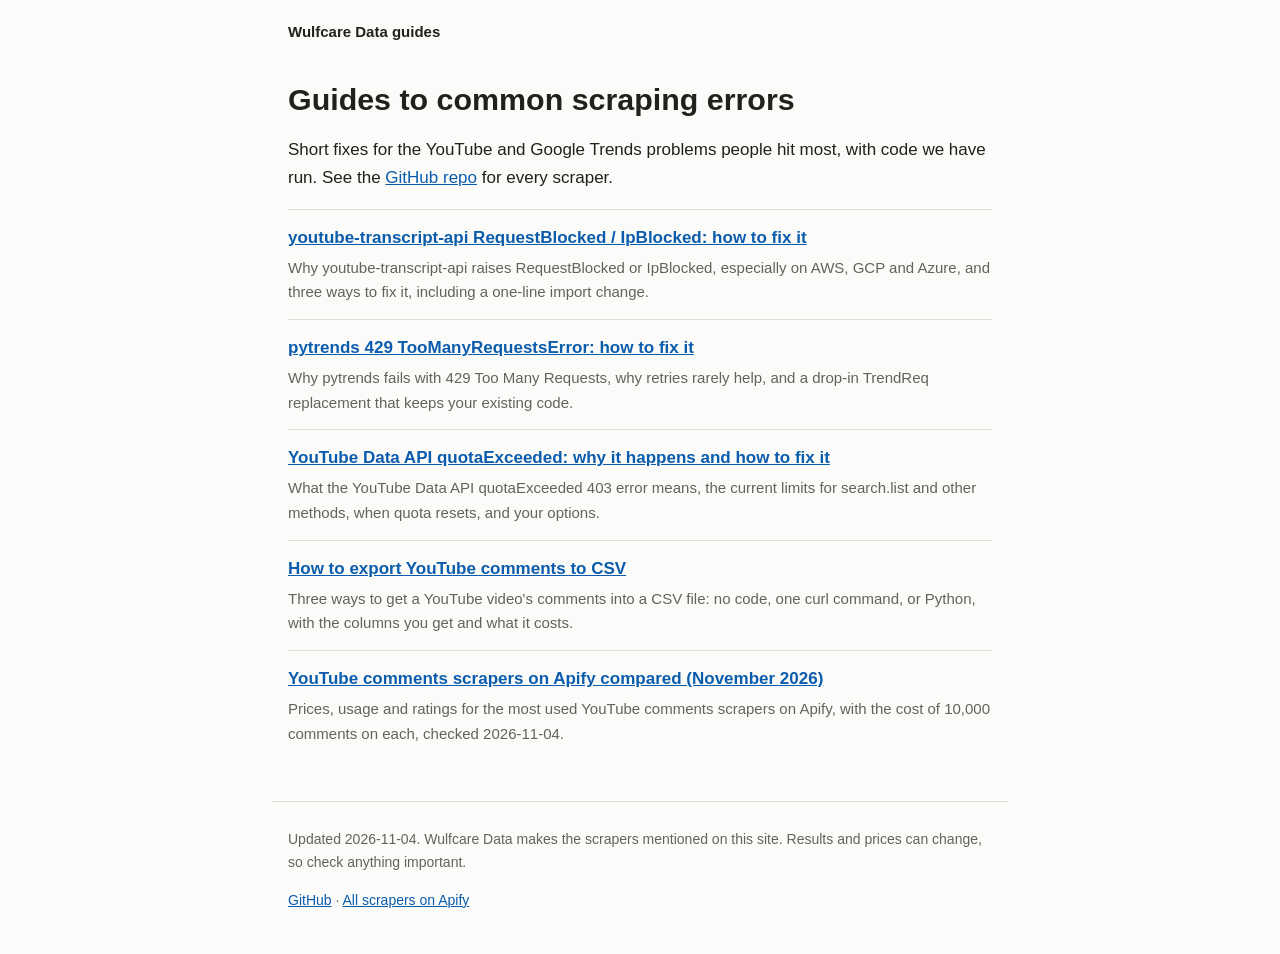
<file: docs/index.html>
<!doctype html>
<html lang="en">
<head>
<meta charset="utf-8">
<meta name="viewport" content="width=device-width, initial-scale=1">
<title>Wulfcare Data guides</title>
<meta name="description" content="Short, tested fixes for pytrends 429, youtube-transcript-api IpBlocked, YouTube quotaExceeded and exporting YouTube comments.">
<link rel="canonical" href="https://wulfcare.github.io/scrapers/">
<link rel="stylesheet" href="style.css">
<script type="application/ld+json">{"@context": "https://schema.org", "@type": "TechArticle", "headline": "Wulfcare Data guides", "description": "Short, tested fixes for pytrends 429, youtube-transcript-api IpBlocked, YouTube quotaExceeded and exporting YouTube comments.", "dateModified": "2026-11-04", "url": "https://wulfcare.github.io/scrapers/", "author": {"@type": "Organization", "name": "Wulfcare Data"}}</script>
</head>
<body>
<header><a href="./">Wulfcare Data guides</a></header>
<main>
<h1>Guides to common scraping errors</h1>
<p>Short fixes for the YouTube and Google Trends problems people hit most, with code we have run. See the <a href="https://github.com/wulfcare/scrapers">GitHub repo</a> for every scraper.</p>
<ul class="guides">
<li><a href="youtube-transcript-api-ipblocked/">youtube-transcript-api RequestBlocked / IpBlocked: how to fix it</a><p>Why youtube-transcript-api raises RequestBlocked or IpBlocked, especially on AWS, GCP and Azure, and three ways to fix it, including a one-line import change.</p></li>
<li><a href="pytrends-429-fix/">pytrends 429 TooManyRequestsError: how to fix it</a><p>Why pytrends fails with 429 Too Many Requests, why retries rarely help, and a drop-in TrendReq replacement that keeps your existing code.</p></li>
<li><a href="youtube-api-quota-exceeded/">YouTube Data API quotaExceeded: why it happens and how to fix it</a><p>What the YouTube Data API quotaExceeded 403 error means, the current limits for search.list and other methods, when quota resets, and your options.</p></li>
<li><a href="export-youtube-comments-csv/">How to export YouTube comments to CSV</a><p>Three ways to get a YouTube video&#x27;s comments into a CSV file: no code, one curl command, or Python, with the columns you get and what it costs.</p></li>
<li><a href="youtube-comments-scrapers-compared/">YouTube comments scrapers on Apify compared (November 2026)</a><p>Prices, usage and ratings for the most used YouTube comments scrapers on Apify, with the cost of 10,000 comments on each, checked 2026-11-04.</p></li>
</ul>
</main>
<footer>
<p>Updated 2026-11-04. Wulfcare Data makes the scrapers mentioned on this site. Results and prices can change, so check anything important.</p>
<p><a href="https://github.com/wulfcare/scrapers">GitHub</a> · <a href="https://apify.com/wulfcare">All scrapers on Apify</a></p>
</footer>
</body>
</html>
</file>
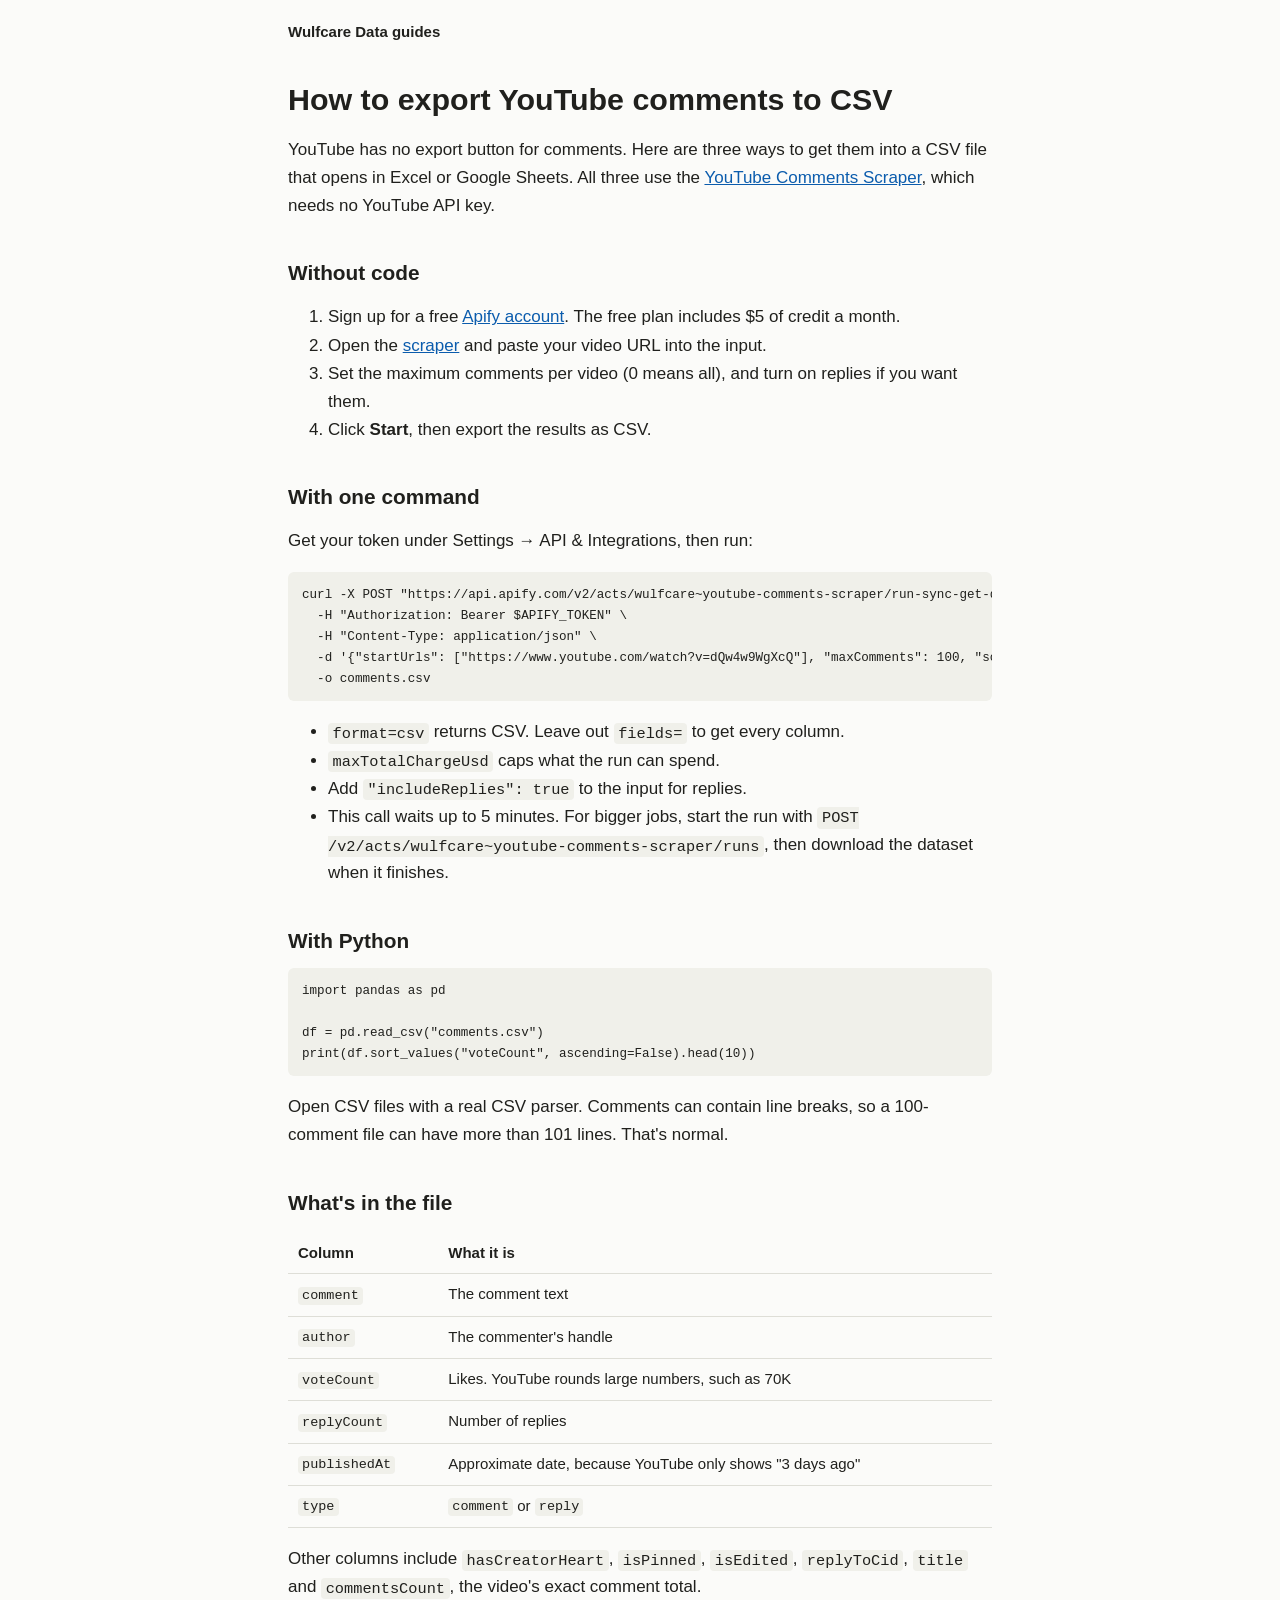
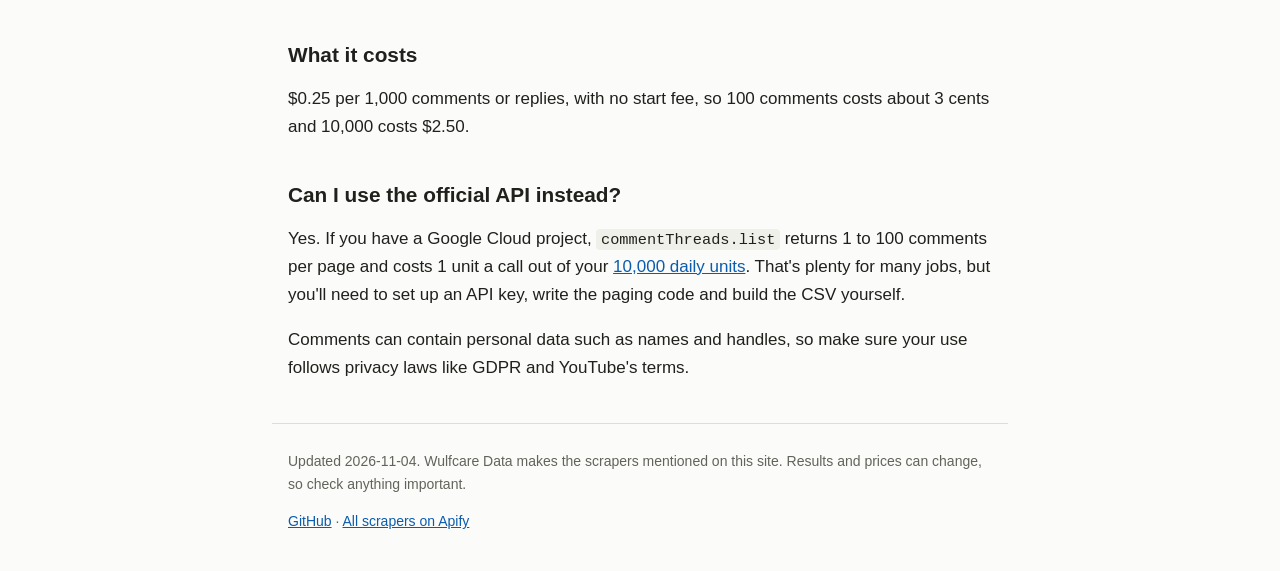
<file: docs/export-youtube-comments-csv/index.html>
<!doctype html>
<html lang="en">
<head>
<meta charset="utf-8">
<meta name="viewport" content="width=device-width, initial-scale=1">
<title>How to export YouTube comments to CSV</title>
<meta name="description" content="Three ways to get a YouTube video&#x27;s comments into a CSV file: no code, one curl command, or Python, with the columns you get and what it costs.">
<link rel="canonical" href="https://wulfcare.github.io/scrapers/export-youtube-comments-csv/">
<link rel="stylesheet" href="../style.css">
<script type="application/ld+json">{"@context": "https://schema.org", "@type": "TechArticle", "headline": "How to export YouTube comments to CSV", "description": "Three ways to get a YouTube video's comments into a CSV file: no code, one curl command, or Python, with the columns you get and what it costs.", "dateModified": "2026-11-04", "url": "https://wulfcare.github.io/scrapers/export-youtube-comments-csv/", "author": {"@type": "Organization", "name": "Wulfcare Data"}}</script>
</head>
<body>
<header><a href="../">Wulfcare Data guides</a></header>
<main>
<h1>How to export YouTube comments to CSV</h1>
<p>YouTube has no export button for comments. Here are three ways to get them into a CSV file that opens in Excel or Google Sheets. All three use the <a href="https://apify.com/wulfcare/youtube-comments-scraper">YouTube Comments Scraper</a>, which needs no YouTube API key.</p>
<h2>Without code</h2>
<ol>
<li>Sign up for a free <a href="https://console.apify.com/sign-up">Apify account</a>. The free plan includes $5 of credit a month.</li>
<li>Open the <a href="https://apify.com/wulfcare/youtube-comments-scraper">scraper</a> and paste your video URL into the input.</li>
<li>Set the maximum comments per video (0 means all), and turn on replies if you want them.</li>
<li>Click <strong>Start</strong>, then export the results as CSV.</li>
</ol>
<h2>With one command</h2>
<p>Get your token under Settings → API &amp; Integrations, then run:</p>
<pre><code class="language-bash">curl -X POST &quot;https://api.apify.com/v2/acts/wulfcare~youtube-comments-scraper/run-sync-get-dataset-items?format=csv&amp;fields=videoId,author,comment,voteCount,replyCount,publishedAt,type&amp;maxTotalChargeUsd=0.05&quot; \
  -H &quot;Authorization: Bearer $APIFY_TOKEN&quot; \
  -H &quot;Content-Type: application/json&quot; \
  -d '{&quot;startUrls&quot;: [&quot;https://www.youtube.com/watch?v=dQw4w9WgXcQ&quot;], &quot;maxComments&quot;: 100, &quot;sortCommentsBy&quot;: &quot;TOP_COMMENTS&quot;}' \
  -o comments.csv
</code></pre>
<ul>
<li><code>format=csv</code> returns CSV. Leave out <code>fields=</code> to get every column.</li>
<li><code>maxTotalChargeUsd</code> caps what the run can spend.</li>
<li>Add <code>"includeReplies": true</code> to the input for replies.</li>
<li>This call waits up to 5 minutes. For bigger jobs, start the run with <code>POST /v2/acts/wulfcare~youtube-comments-scraper/runs</code>, then download the dataset when it finishes.</li>
</ul>
<h2>With Python</h2>
<pre><code class="language-python">import pandas as pd

df = pd.read_csv(&quot;comments.csv&quot;)
print(df.sort_values(&quot;voteCount&quot;, ascending=False).head(10))
</code></pre>
<p>Open CSV files with a real CSV parser. Comments can contain line breaks, so a 100-comment file can have more than 101 lines. That's normal.</p>
<h2>What's in the file</h2>
<div class="scroll"><table>
<thead>
<tr>
<th>Column</th>
<th>What it is</th>
</tr>
</thead>
<tbody>
<tr>
<td><code>comment</code></td>
<td>The comment text</td>
</tr>
<tr>
<td><code>author</code></td>
<td>The commenter's handle</td>
</tr>
<tr>
<td><code>voteCount</code></td>
<td>Likes. YouTube rounds large numbers, such as 70K</td>
</tr>
<tr>
<td><code>replyCount</code></td>
<td>Number of replies</td>
</tr>
<tr>
<td><code>publishedAt</code></td>
<td>Approximate date, because YouTube only shows "3 days ago"</td>
</tr>
<tr>
<td><code>type</code></td>
<td><code>comment</code> or <code>reply</code></td>
</tr>
</tbody>
</table></div>
<p>Other columns include <code>hasCreatorHeart</code>, <code>isPinned</code>, <code>isEdited</code>, <code>replyToCid</code>, <code>title</code> and <code>commentsCount</code>, the video's exact comment total.</p>
<h2>What it costs</h2>
<p>$0.25 per 1,000 comments or replies, with no start fee, so 100 comments costs about 3 cents and 10,000 costs $2.50.</p>
<h2>Can I use the official API instead?</h2>
<p>Yes. If you have a Google Cloud project, <code>commentThreads.list</code> returns 1 to 100 comments per page and costs 1 unit a call out of your <a href="https://developers.google.com/youtube/v3/determine_quota_cost">10,000 daily units</a>. That's plenty for many jobs, but you'll need to set up an API key, write the paging code and build the CSV yourself.</p>
<p>Comments can contain personal data such as names and handles, so make sure your use follows privacy laws like GDPR and YouTube's terms.</p>
</main>
<footer>
<p>Updated 2026-11-04. Wulfcare Data makes the scrapers mentioned on this site. Results and prices can change, so check anything important.</p>
<p><a href="https://github.com/wulfcare/scrapers">GitHub</a> · <a href="https://apify.com/wulfcare">All scrapers on Apify</a></p>
</footer>
</body>
</html>
</file>
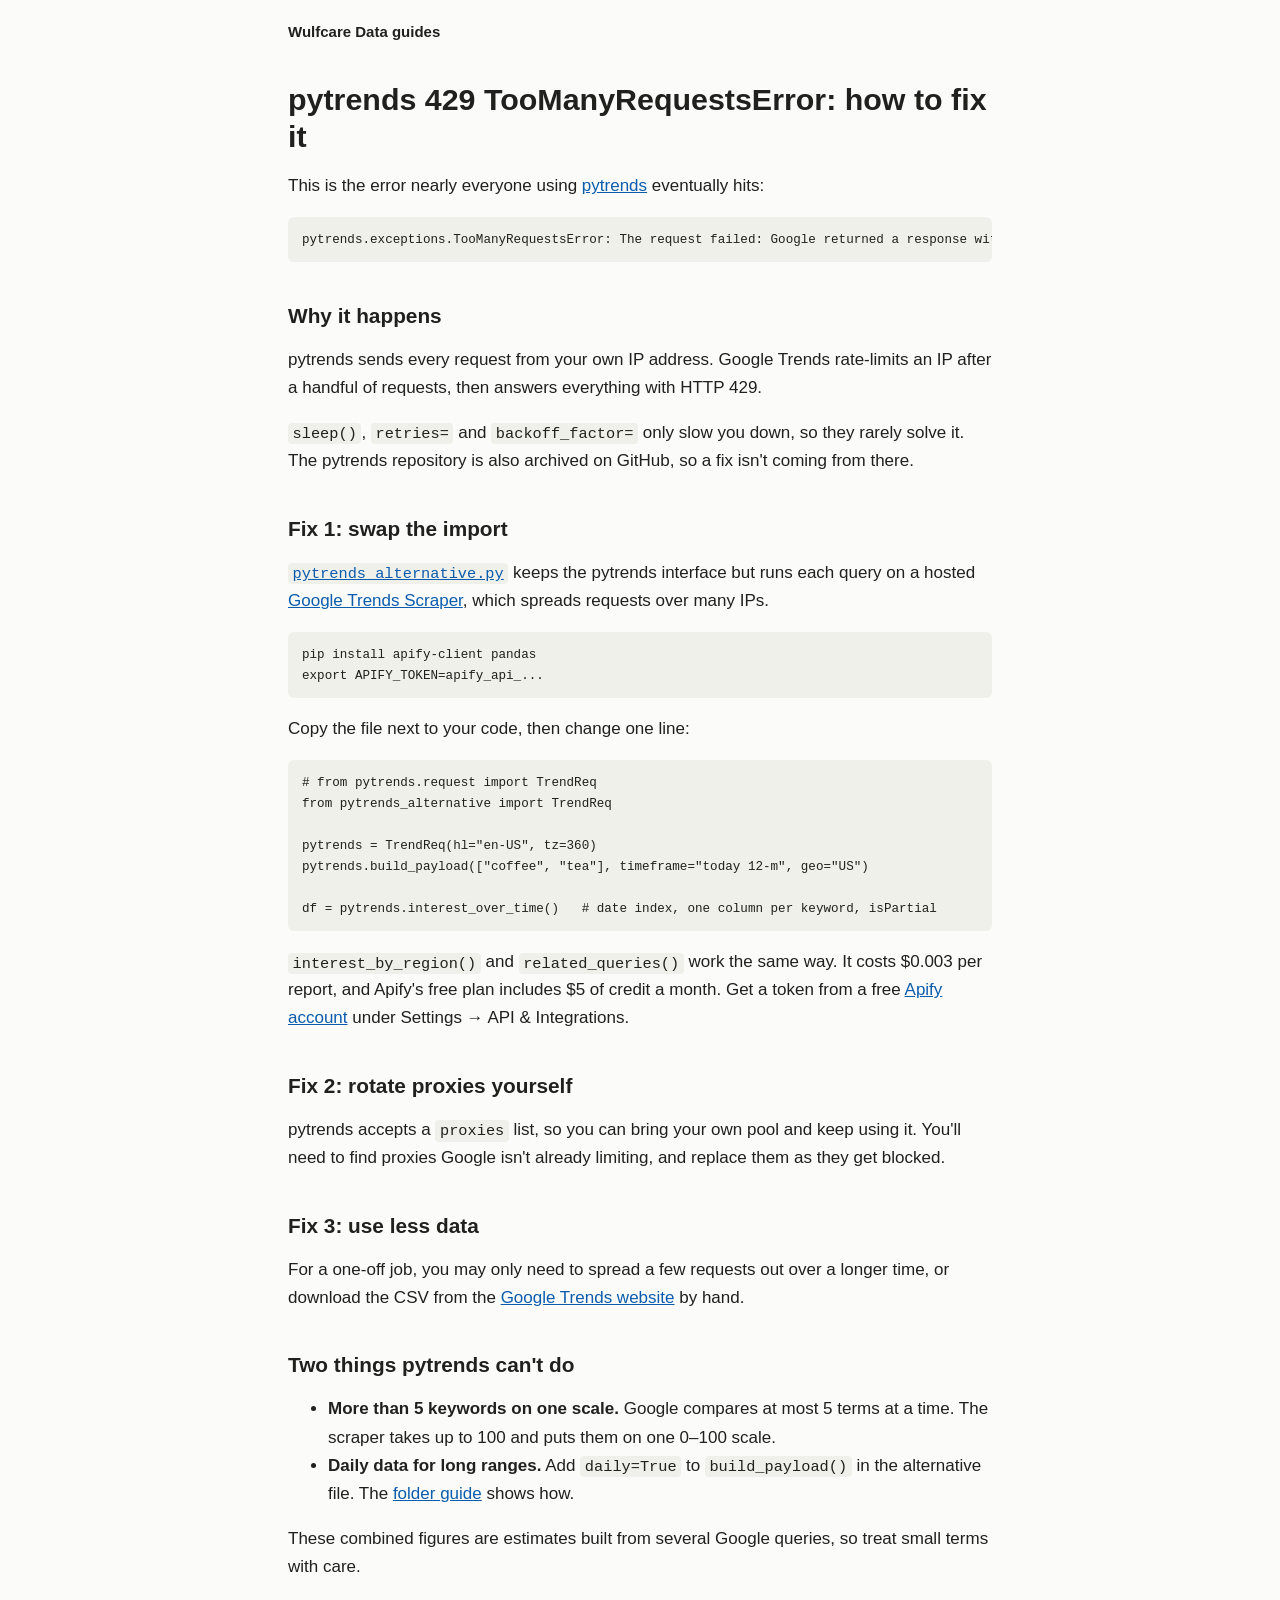
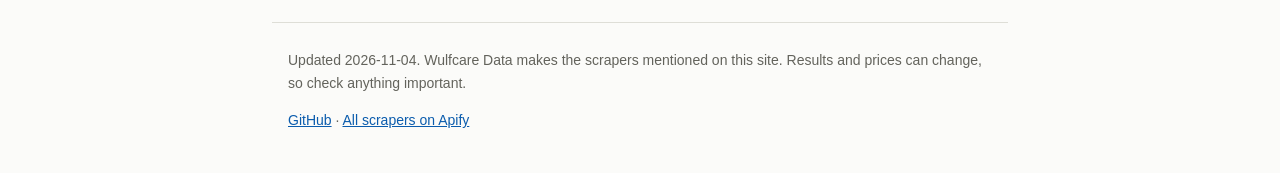
<file: docs/pytrends-429-fix/index.html>
<!doctype html>
<html lang="en">
<head>
<meta charset="utf-8">
<meta name="viewport" content="width=device-width, initial-scale=1">
<title>pytrends 429 TooManyRequestsError: how to fix it</title>
<meta name="description" content="Why pytrends fails with 429 Too Many Requests, why retries rarely help, and a drop-in TrendReq replacement that keeps your existing code.">
<link rel="canonical" href="https://wulfcare.github.io/scrapers/pytrends-429-fix/">
<link rel="stylesheet" href="../style.css">
<script type="application/ld+json">{"@context": "https://schema.org", "@type": "TechArticle", "headline": "pytrends 429 TooManyRequestsError: how to fix it", "description": "Why pytrends fails with 429 Too Many Requests, why retries rarely help, and a drop-in TrendReq replacement that keeps your existing code.", "dateModified": "2026-11-04", "url": "https://wulfcare.github.io/scrapers/pytrends-429-fix/", "author": {"@type": "Organization", "name": "Wulfcare Data"}}</script>
</head>
<body>
<header><a href="../">Wulfcare Data guides</a></header>
<main>
<h1>pytrends 429 TooManyRequestsError: how to fix it</h1>
<p>This is the error nearly everyone using <a href="https://github.com/GeneralMills/pytrends">pytrends</a> eventually hits:</p>
<pre><code>pytrends.exceptions.TooManyRequestsError: The request failed: Google returned a response with code 429
</code></pre>
<h2>Why it happens</h2>
<p>pytrends sends every request from your own IP address. Google Trends rate-limits an IP after a handful of requests, then answers everything with HTTP 429.</p>
<p><code>sleep()</code>, <code>retries=</code> and <code>backoff_factor=</code> only slow you down, so they rarely solve it. The pytrends repository is also archived on GitHub, so a fix isn't coming from there.</p>
<h2>Fix 1: swap the import</h2>
<p><a href="https://github.com/wulfcare/scrapers/blob/main/google-trends/pytrends_alternative.py"><code>pytrends_alternative.py</code></a> keeps the pytrends interface but runs each query on a hosted <a href="https://apify.com/wulfcare/google-trends-scraper">Google Trends Scraper</a>, which spreads requests over many IPs.</p>
<pre><code class="language-bash">pip install apify-client pandas
export APIFY_TOKEN=apify_api_...
</code></pre>
<p>Copy the file next to your code, then change one line:</p>
<pre><code class="language-python"># from pytrends.request import TrendReq
from pytrends_alternative import TrendReq

pytrends = TrendReq(hl=&quot;en-US&quot;, tz=360)
pytrends.build_payload([&quot;coffee&quot;, &quot;tea&quot;], timeframe=&quot;today 12-m&quot;, geo=&quot;US&quot;)

df = pytrends.interest_over_time()   # date index, one column per keyword, isPartial
</code></pre>
<p><code>interest_by_region()</code> and <code>related_queries()</code> work the same way. It costs $0.003 per report, and Apify's free plan includes $5 of credit a month. Get a token from a free <a href="https://console.apify.com/sign-up">Apify account</a> under Settings → API &amp; Integrations.</p>
<h2>Fix 2: rotate proxies yourself</h2>
<p>pytrends accepts a <code>proxies</code> list, so you can bring your own pool and keep using it. You'll need to find proxies Google isn't already limiting, and replace them as they get blocked.</p>
<h2>Fix 3: use less data</h2>
<p>For a one-off job, you may only need to spread a few requests out over a longer time, or download the CSV from the <a href="https://trends.google.com/trends/">Google Trends website</a> by hand.</p>
<h2>Two things pytrends can't do</h2>
<ul>
<li><strong>More than 5 keywords on one scale.</strong> Google compares at most 5 terms at a time. The scraper takes up to 100 and puts them on one 0–100 scale.</li>
<li><strong>Daily data for long ranges.</strong> Add <code>daily=True</code> to <code>build_payload()</code> in the alternative file. The <a href="https://github.com/wulfcare/scrapers/tree/main/google-trends">folder guide</a> shows how.</li>
</ul>
<p>These combined figures are estimates built from several Google queries, so treat small terms with care.</p>
</main>
<footer>
<p>Updated 2026-11-04. Wulfcare Data makes the scrapers mentioned on this site. Results and prices can change, so check anything important.</p>
<p><a href="https://github.com/wulfcare/scrapers">GitHub</a> · <a href="https://apify.com/wulfcare">All scrapers on Apify</a></p>
</footer>
</body>
</html>
</file>
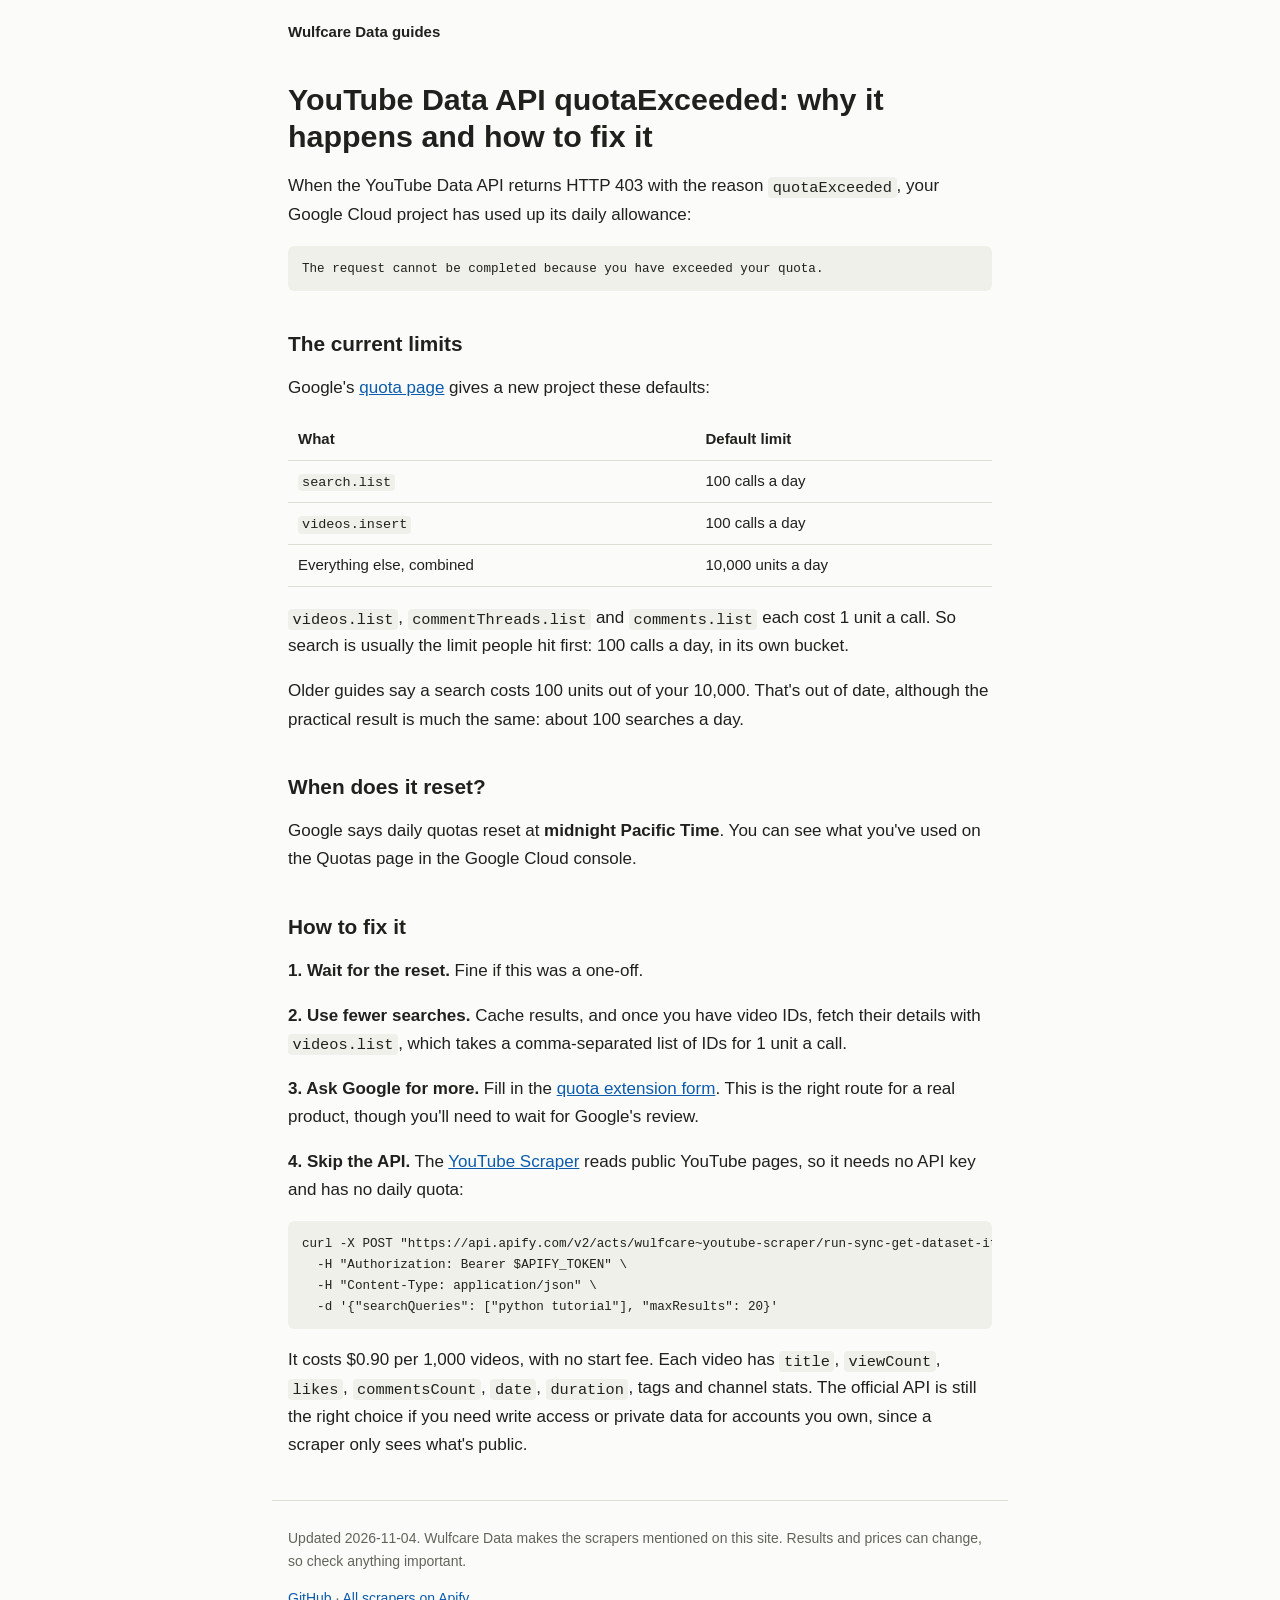
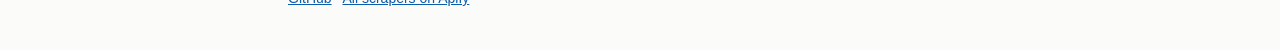
<file: docs/youtube-api-quota-exceeded/index.html>
<!doctype html>
<html lang="en">
<head>
<meta charset="utf-8">
<meta name="viewport" content="width=device-width, initial-scale=1">
<title>YouTube Data API quotaExceeded: why it happens and how to fix it</title>
<meta name="description" content="What the YouTube Data API quotaExceeded 403 error means, the current limits for search.list and other methods, when quota resets, and your options.">
<link rel="canonical" href="https://wulfcare.github.io/scrapers/youtube-api-quota-exceeded/">
<link rel="stylesheet" href="../style.css">
<script type="application/ld+json">{"@context": "https://schema.org", "@type": "TechArticle", "headline": "YouTube Data API quotaExceeded: why it happens and how to fix it", "description": "What the YouTube Data API quotaExceeded 403 error means, the current limits for search.list and other methods, when quota resets, and your options.", "dateModified": "2026-11-04", "url": "https://wulfcare.github.io/scrapers/youtube-api-quota-exceeded/", "author": {"@type": "Organization", "name": "Wulfcare Data"}}</script>
</head>
<body>
<header><a href="../">Wulfcare Data guides</a></header>
<main>
<h1>YouTube Data API quotaExceeded: why it happens and how to fix it</h1>
<p>When the YouTube Data API returns HTTP 403 with the reason <code>quotaExceeded</code>, your Google Cloud project has used up its daily allowance:</p>
<pre><code>The request cannot be completed because you have exceeded your quota.
</code></pre>
<h2>The current limits</h2>
<p>Google's <a href="https://developers.google.com/youtube/v3/determine_quota_cost">quota page</a> gives a new project these defaults:</p>
<div class="scroll"><table>
<thead>
<tr>
<th>What</th>
<th>Default limit</th>
</tr>
</thead>
<tbody>
<tr>
<td><code>search.list</code></td>
<td>100 calls a day</td>
</tr>
<tr>
<td><code>videos.insert</code></td>
<td>100 calls a day</td>
</tr>
<tr>
<td>Everything else, combined</td>
<td>10,000 units a day</td>
</tr>
</tbody>
</table></div>
<p><code>videos.list</code>, <code>commentThreads.list</code> and <code>comments.list</code> each cost 1 unit a call. So search is usually the limit people hit first: 100 calls a day, in its own bucket.</p>
<p>Older guides say a search costs 100 units out of your 10,000. That's out of date, although the practical result is much the same: about 100 searches a day.</p>
<h2>When does it reset?</h2>
<p>Google says daily quotas reset at <strong>midnight Pacific Time</strong>. You can see what you've used on the Quotas page in the Google Cloud console.</p>
<h2>How to fix it</h2>
<p><strong>1. Wait for the reset.</strong> Fine if this was a one-off.</p>
<p><strong>2. Use fewer searches.</strong> Cache results, and once you have video IDs, fetch their details with <code>videos.list</code>, which takes a comma-separated list of IDs for 1 unit a call.</p>
<p><strong>3. Ask Google for more.</strong> Fill in the <a href="https://support.google.com/youtube/contact/yt_api_form">quota extension form</a>. This is the right route for a real product, though you'll need to wait for Google's review.</p>
<p><strong>4. Skip the API.</strong> The <a href="https://apify.com/wulfcare/youtube-scraper">YouTube Scraper</a> reads public YouTube pages, so it needs no API key and has no daily quota:</p>
<pre><code class="language-bash">curl -X POST &quot;https://api.apify.com/v2/acts/wulfcare~youtube-scraper/run-sync-get-dataset-items&quot; \
  -H &quot;Authorization: Bearer $APIFY_TOKEN&quot; \
  -H &quot;Content-Type: application/json&quot; \
  -d '{&quot;searchQueries&quot;: [&quot;python tutorial&quot;], &quot;maxResults&quot;: 20}'
</code></pre>
<p>It costs $0.90 per 1,000 videos, with no start fee. Each video has <code>title</code>, <code>viewCount</code>, <code>likes</code>, <code>commentsCount</code>, <code>date</code>, <code>duration</code>, tags and channel stats. The official API is still the right choice if you need write access or private data for accounts you own, since a scraper only sees what's public.</p>
</main>
<footer>
<p>Updated 2026-11-04. Wulfcare Data makes the scrapers mentioned on this site. Results and prices can change, so check anything important.</p>
<p><a href="https://github.com/wulfcare/scrapers">GitHub</a> · <a href="https://apify.com/wulfcare">All scrapers on Apify</a></p>
</footer>
</body>
</html>
</file>
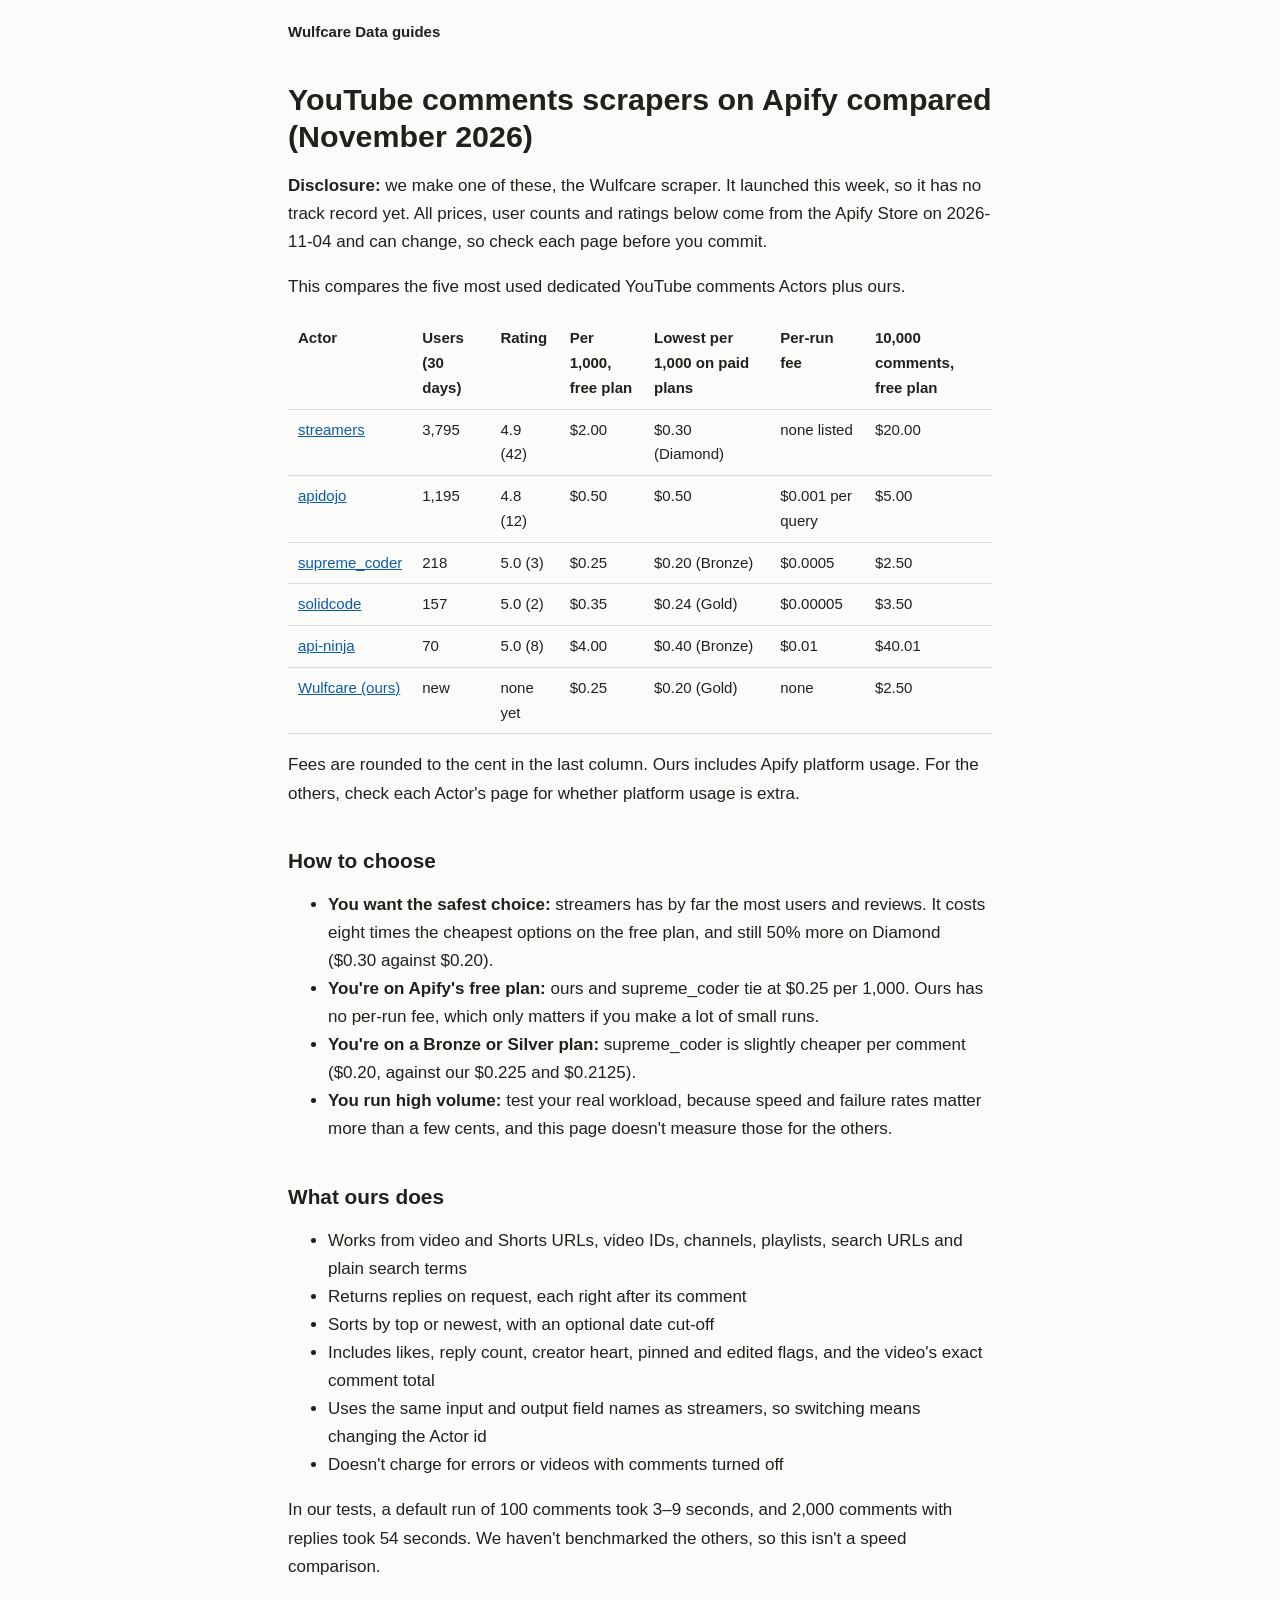
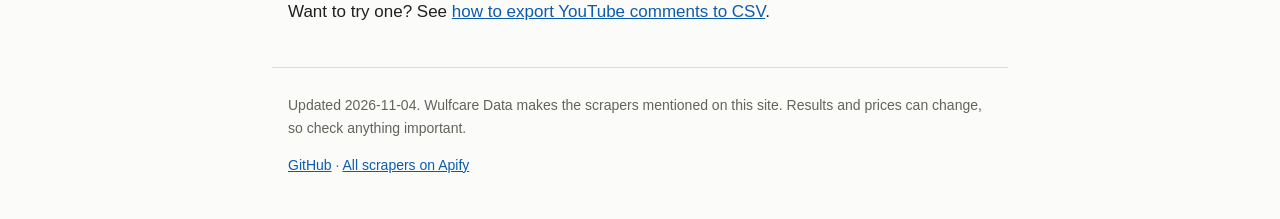
<file: docs/youtube-comments-scrapers-compared/index.html>
<!doctype html>
<html lang="en">
<head>
<meta charset="utf-8">
<meta name="viewport" content="width=device-width, initial-scale=1">
<title>YouTube comments scrapers on Apify compared (November 2026)</title>
<meta name="description" content="Prices, usage and ratings for the most used YouTube comments scrapers on Apify, with the cost of 10,000 comments on each, checked 2026-11-04.">
<link rel="canonical" href="https://wulfcare.github.io/scrapers/youtube-comments-scrapers-compared/">
<link rel="stylesheet" href="../style.css">
<script type="application/ld+json">{"@context": "https://schema.org", "@type": "TechArticle", "headline": "YouTube comments scrapers on Apify compared (November 2026)", "description": "Prices, usage and ratings for the most used YouTube comments scrapers on Apify, with the cost of 10,000 comments on each, checked 2026-11-04.", "dateModified": "2026-11-04", "url": "https://wulfcare.github.io/scrapers/youtube-comments-scrapers-compared/", "author": {"@type": "Organization", "name": "Wulfcare Data"}}</script>
</head>
<body>
<header><a href="../">Wulfcare Data guides</a></header>
<main>
<h1>YouTube comments scrapers on Apify compared (November 2026)</h1>
<p><strong>Disclosure:</strong> we make one of these, the Wulfcare scraper. It launched this week, so it has no track record yet. All prices, user counts and ratings below come from the Apify Store on 2026-11-04 and can change, so check each page before you commit.</p>
<p>This compares the five most used dedicated YouTube comments Actors plus ours.</p>
<div class="scroll"><table>
<thead>
<tr>
<th>Actor</th>
<th>Users (30 days)</th>
<th>Rating</th>
<th>Per 1,000, free plan</th>
<th>Lowest per 1,000 on paid plans</th>
<th>Per-run fee</th>
<th>10,000 comments, free plan</th>
</tr>
</thead>
<tbody>
<tr>
<td><a href="https://apify.com/streamers/youtube-comments-scraper">streamers</a></td>
<td>3,795</td>
<td>4.9 (42)</td>
<td>$2.00</td>
<td>$0.30 (Diamond)</td>
<td>none listed</td>
<td>$20.00</td>
</tr>
<tr>
<td><a href="https://apify.com/apidojo/youtube-comments-scraper">apidojo</a></td>
<td>1,195</td>
<td>4.8 (12)</td>
<td>$0.50</td>
<td>$0.50</td>
<td>$0.001 per query</td>
<td>$5.00</td>
</tr>
<tr>
<td><a href="https://apify.com/supreme_coder/youtube-comment-scraper">supreme_coder</a></td>
<td>218</td>
<td>5.0 (3)</td>
<td>$0.25</td>
<td>$0.20 (Bronze)</td>
<td>$0.0005</td>
<td>$2.50</td>
</tr>
<tr>
<td><a href="https://apify.com/solidcode/youtube-comments-scraper">solidcode</a></td>
<td>157</td>
<td>5.0 (2)</td>
<td>$0.35</td>
<td>$0.24 (Gold)</td>
<td>$0.00005</td>
<td>$3.50</td>
</tr>
<tr>
<td><a href="https://apify.com/api-ninja/youtube-comments-scraper">api-ninja</a></td>
<td>70</td>
<td>5.0 (8)</td>
<td>$4.00</td>
<td>$0.40 (Bronze)</td>
<td>$0.01</td>
<td>$40.01</td>
</tr>
<tr>
<td><a href="https://apify.com/wulfcare/youtube-comments-scraper">Wulfcare (ours)</a></td>
<td>new</td>
<td>none yet</td>
<td>$0.25</td>
<td>$0.20 (Gold)</td>
<td>none</td>
<td>$2.50</td>
</tr>
</tbody>
</table></div>
<p>Fees are rounded to the cent in the last column. Ours includes Apify platform usage. For the others, check each Actor's page for whether platform usage is extra.</p>
<h2>How to choose</h2>
<ul>
<li><strong>You want the safest choice:</strong> streamers has by far the most users and reviews. It costs eight times the cheapest options on the free plan, and still 50% more on Diamond ($0.30 against $0.20).</li>
<li><strong>You're on Apify's free plan:</strong> ours and supreme_coder tie at $0.25 per 1,000. Ours has no per-run fee, which only matters if you make a lot of small runs.</li>
<li><strong>You're on a Bronze or Silver plan:</strong> supreme_coder is slightly cheaper per comment ($0.20, against our $0.225 and $0.2125).</li>
<li><strong>You run high volume:</strong> test your real workload, because speed and failure rates matter more than a few cents, and this page doesn't measure those for the others.</li>
</ul>
<h2>What ours does</h2>
<ul>
<li>Works from video and Shorts URLs, video IDs, channels, playlists, search URLs and plain search terms</li>
<li>Returns replies on request, each right after its comment</li>
<li>Sorts by top or newest, with an optional date cut-off</li>
<li>Includes likes, reply count, creator heart, pinned and edited flags, and the video's exact comment total</li>
<li>Uses the same input and output field names as streamers, so switching means changing the Actor id</li>
<li>Doesn't charge for errors or videos with comments turned off</li>
</ul>
<p>In our tests, a default run of 100 comments took 3–9 seconds, and 2,000 comments with replies took 54 seconds. We haven't benchmarked the others, so this isn't a speed comparison.</p>
<p>Want to try one? See <a href="../export-youtube-comments-csv/">how to export YouTube comments to CSV</a>.</p>
</main>
<footer>
<p>Updated 2026-11-04. Wulfcare Data makes the scrapers mentioned on this site. Results and prices can change, so check anything important.</p>
<p><a href="https://github.com/wulfcare/scrapers">GitHub</a> · <a href="https://apify.com/wulfcare">All scrapers on Apify</a></p>
</footer>
</body>
</html>
</file>
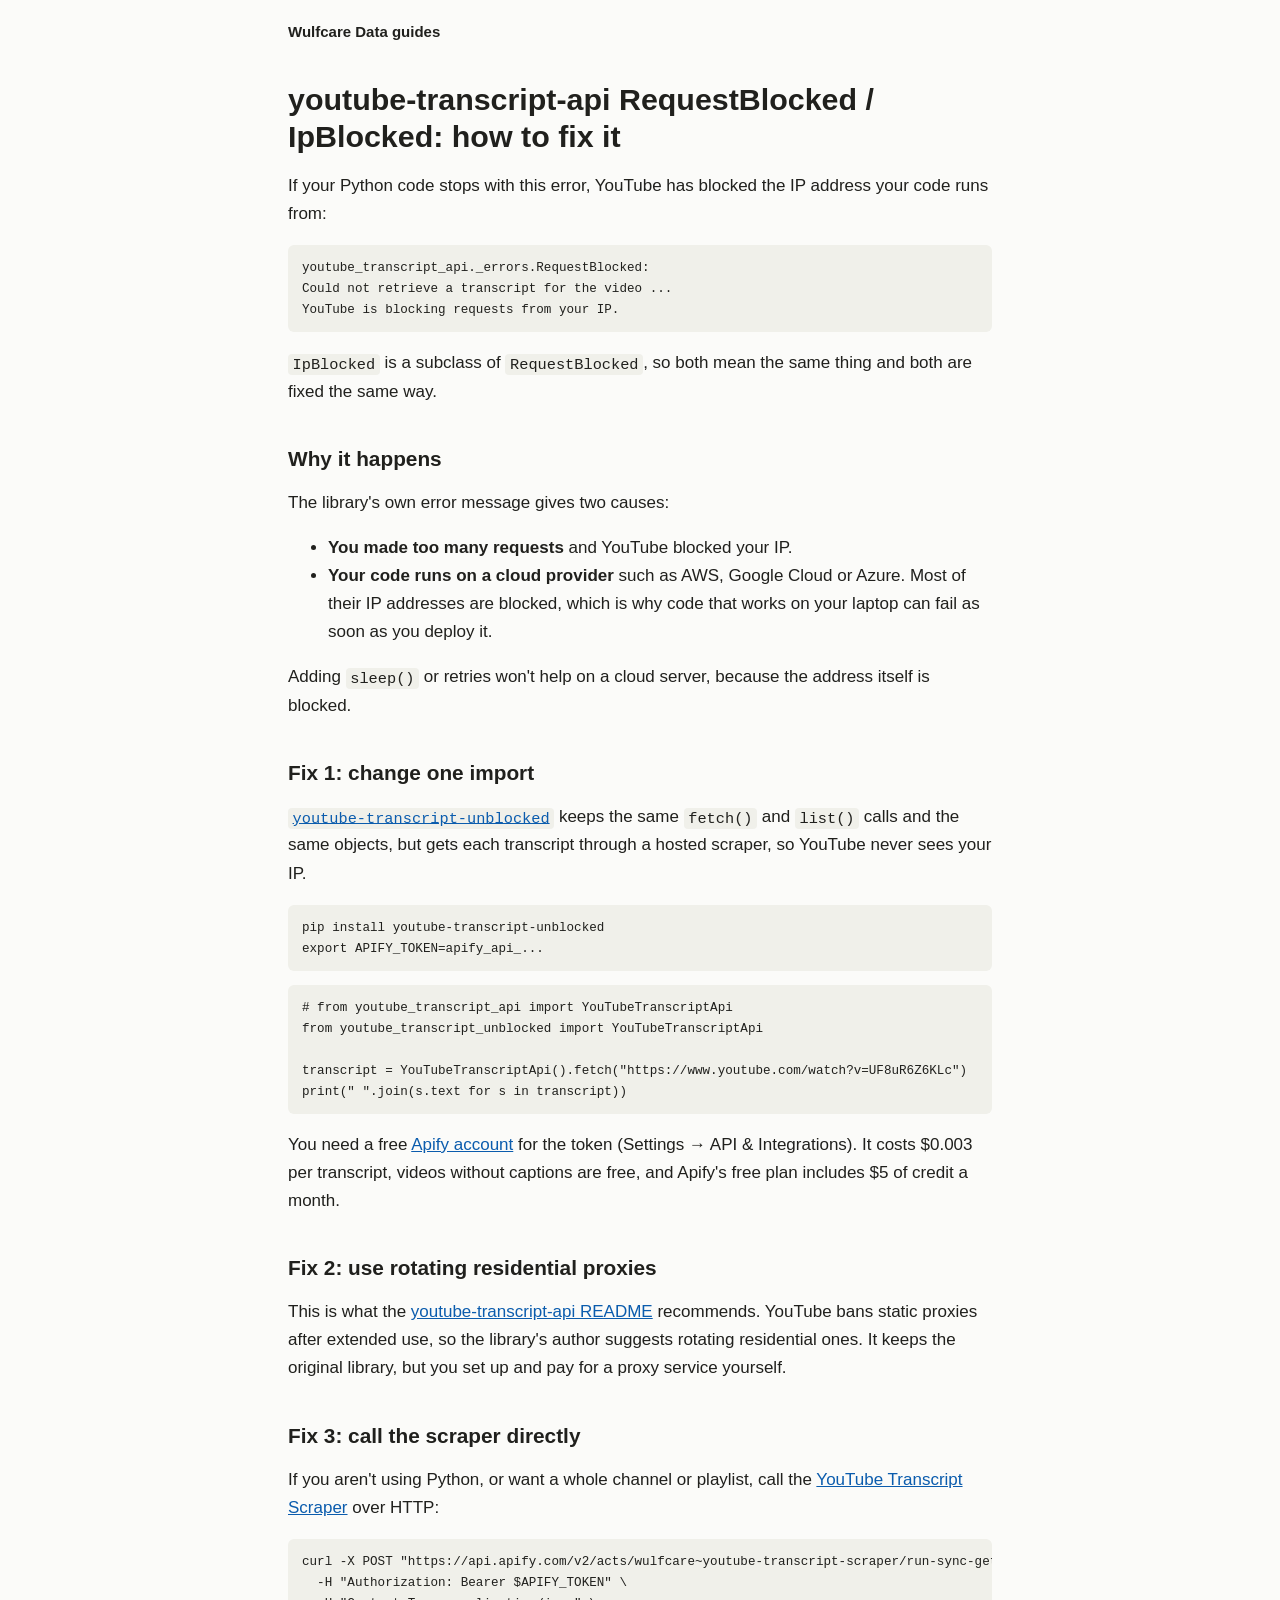
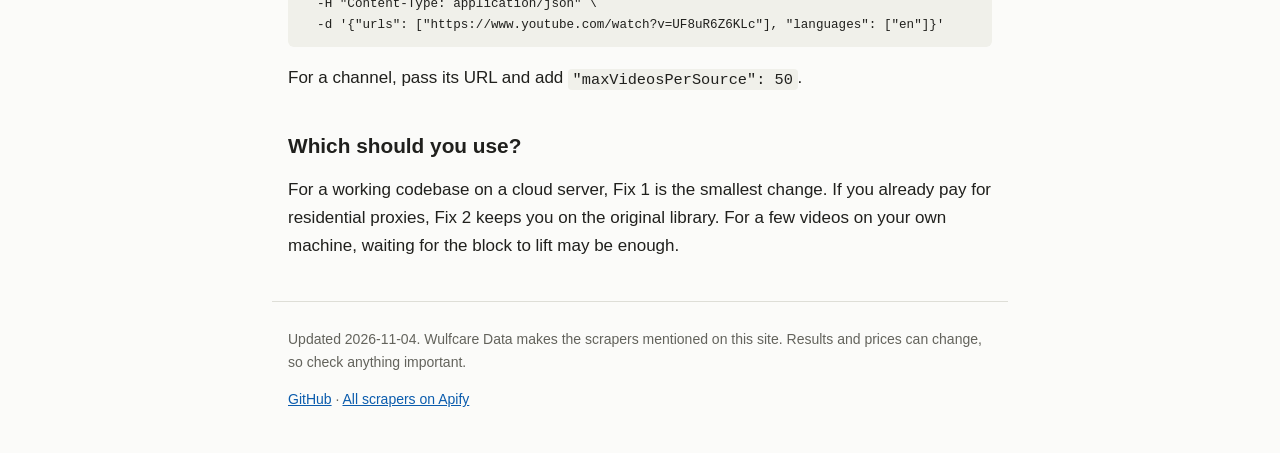
<file: docs/youtube-transcript-api-ipblocked/index.html>
<!doctype html>
<html lang="en">
<head>
<meta charset="utf-8">
<meta name="viewport" content="width=device-width, initial-scale=1">
<title>youtube-transcript-api RequestBlocked / IpBlocked: how to fix it</title>
<meta name="description" content="Why youtube-transcript-api raises RequestBlocked or IpBlocked, especially on AWS, GCP and Azure, and three ways to fix it, including a one-line import change.">
<link rel="canonical" href="https://wulfcare.github.io/scrapers/youtube-transcript-api-ipblocked/">
<link rel="stylesheet" href="../style.css">
<script type="application/ld+json">{"@context": "https://schema.org", "@type": "TechArticle", "headline": "youtube-transcript-api RequestBlocked / IpBlocked: how to fix it", "description": "Why youtube-transcript-api raises RequestBlocked or IpBlocked, especially on AWS, GCP and Azure, and three ways to fix it, including a one-line import change.", "dateModified": "2026-11-04", "url": "https://wulfcare.github.io/scrapers/youtube-transcript-api-ipblocked/", "author": {"@type": "Organization", "name": "Wulfcare Data"}}</script>
</head>
<body>
<header><a href="../">Wulfcare Data guides</a></header>
<main>
<h1>youtube-transcript-api RequestBlocked / IpBlocked: how to fix it</h1>
<p>If your Python code stops with this error, YouTube has blocked the IP address your code runs from:</p>
<pre><code>youtube_transcript_api._errors.RequestBlocked:
Could not retrieve a transcript for the video ...
YouTube is blocking requests from your IP.
</code></pre>
<p><code>IpBlocked</code> is a subclass of <code>RequestBlocked</code>, so both mean the same thing and both are fixed the same way.</p>
<h2>Why it happens</h2>
<p>The library's own error message gives two causes:</p>
<ul>
<li><strong>You made too many requests</strong> and YouTube blocked your IP.</li>
<li><strong>Your code runs on a cloud provider</strong> such as AWS, Google Cloud or Azure. Most of their IP addresses are blocked, which is why code that works on your laptop can fail as soon as you deploy it.</li>
</ul>
<p>Adding <code>sleep()</code> or retries won't help on a cloud server, because the address itself is blocked.</p>
<h2>Fix 1: change one import</h2>
<p><a href="https://pypi.org/project/youtube-transcript-unblocked/"><code>youtube-transcript-unblocked</code></a> keeps the same <code>fetch()</code> and <code>list()</code> calls and the same objects, but gets each transcript through a hosted scraper, so YouTube never sees your IP.</p>
<pre><code class="language-bash">pip install youtube-transcript-unblocked
export APIFY_TOKEN=apify_api_...
</code></pre>
<pre><code class="language-python"># from youtube_transcript_api import YouTubeTranscriptApi
from youtube_transcript_unblocked import YouTubeTranscriptApi

transcript = YouTubeTranscriptApi().fetch(&quot;https://www.youtube.com/watch?v=UF8uR6Z6KLc&quot;)
print(&quot; &quot;.join(s.text for s in transcript))
</code></pre>
<p>You need a free <a href="https://console.apify.com/sign-up">Apify account</a> for the token (Settings → API &amp; Integrations). It costs $0.003 per transcript, videos without captions are free, and Apify's free plan includes $5 of credit a month.</p>
<h2>Fix 2: use rotating residential proxies</h2>
<p>This is what the <a href="https://github.com/jdepoix/youtube-transcript-api#working-around-ip-bans-requestblocked-or-ipblocked-exception">youtube-transcript-api README</a> recommends. YouTube bans static proxies after extended use, so the library's author suggests rotating residential ones. It keeps the original library, but you set up and pay for a proxy service yourself.</p>
<h2>Fix 3: call the scraper directly</h2>
<p>If you aren't using Python, or want a whole channel or playlist, call the <a href="https://apify.com/wulfcare/youtube-transcript-scraper">YouTube Transcript Scraper</a> over HTTP:</p>
<pre><code class="language-bash">curl -X POST &quot;https://api.apify.com/v2/acts/wulfcare~youtube-transcript-scraper/run-sync-get-dataset-items&quot; \
  -H &quot;Authorization: Bearer $APIFY_TOKEN&quot; \
  -H &quot;Content-Type: application/json&quot; \
  -d '{&quot;urls&quot;: [&quot;https://www.youtube.com/watch?v=UF8uR6Z6KLc&quot;], &quot;languages&quot;: [&quot;en&quot;]}'
</code></pre>
<p>For a channel, pass its URL and add <code>"maxVideosPerSource": 50</code>.</p>
<h2>Which should you use?</h2>
<p>For a working codebase on a cloud server, Fix 1 is the smallest change. If you already pay for residential proxies, Fix 2 keeps you on the original library. For a few videos on your own machine, waiting for the block to lift may be enough.</p>
</main>
<footer>
<p>Updated 2026-11-04. Wulfcare Data makes the scrapers mentioned on this site. Results and prices can change, so check anything important.</p>
<p><a href="https://github.com/wulfcare/scrapers">GitHub</a> · <a href="https://apify.com/wulfcare">All scrapers on Apify</a></p>
</footer>
</body>
</html>
</file>
<file: docs/style.css>
:root{color-scheme:light dark;--bg:#fbfbf9;--text:#20201d;--muted:#63635c;--line:#deded7;--code:#f0f0ea;--link:#0b5cad}
@media (prefers-color-scheme:dark){:root{--bg:#171715;--text:#e9e9e3;--muted:#a3a39a;--line:#35352f;--code:#24241f;--link:#7db8f5}}
*{box-sizing:border-box}
body{margin:0;background:var(--bg);color:var(--text);font:17px/1.65 -apple-system,BlinkMacSystemFont,"Segoe UI",Roboto,sans-serif}
header,main,footer{max-width:46rem;margin:0 auto;padding:0 16px}
header{padding-top:20px;font-weight:600;font-size:15px}
header a{color:var(--text);text-decoration:none}
main{padding-top:12px;padding-bottom:24px}
h1{font-size:1.9rem;line-height:1.2;margin:.8em 0 .6em}
h2{font-size:1.3rem;line-height:1.3;margin:1.9em 0 .5em}
a{color:var(--link)}
pre{background:var(--code);border-radius:6px;padding:12px 14px;overflow-x:auto;font-size:14px;line-height:1.5}
code{font-family:ui-monospace,SFMono-Regular,Menlo,Consolas,monospace;font-size:.9em}
p code,li code,td code{background:var(--code);border-radius:4px;padding:.1em .3em;overflow-wrap:anywhere}
.scroll{overflow-x:auto;margin:1em 0}
table{border-collapse:collapse;width:100%;font-size:15px}
th,td{border-bottom:1px solid var(--line);padding:8px 10px;text-align:left;vertical-align:top}
th{font-weight:600}
ul.guides{list-style:none;padding:0}
ul.guides li{border-top:1px solid var(--line);padding:14px 0}
ul.guides a{font-weight:600}
ul.guides p{margin:.25em 0 0;color:var(--muted);font-size:15px}
footer{border-top:1px solid var(--line);padding-top:12px;padding-bottom:28px;color:var(--muted);font-size:14px}
</file>
